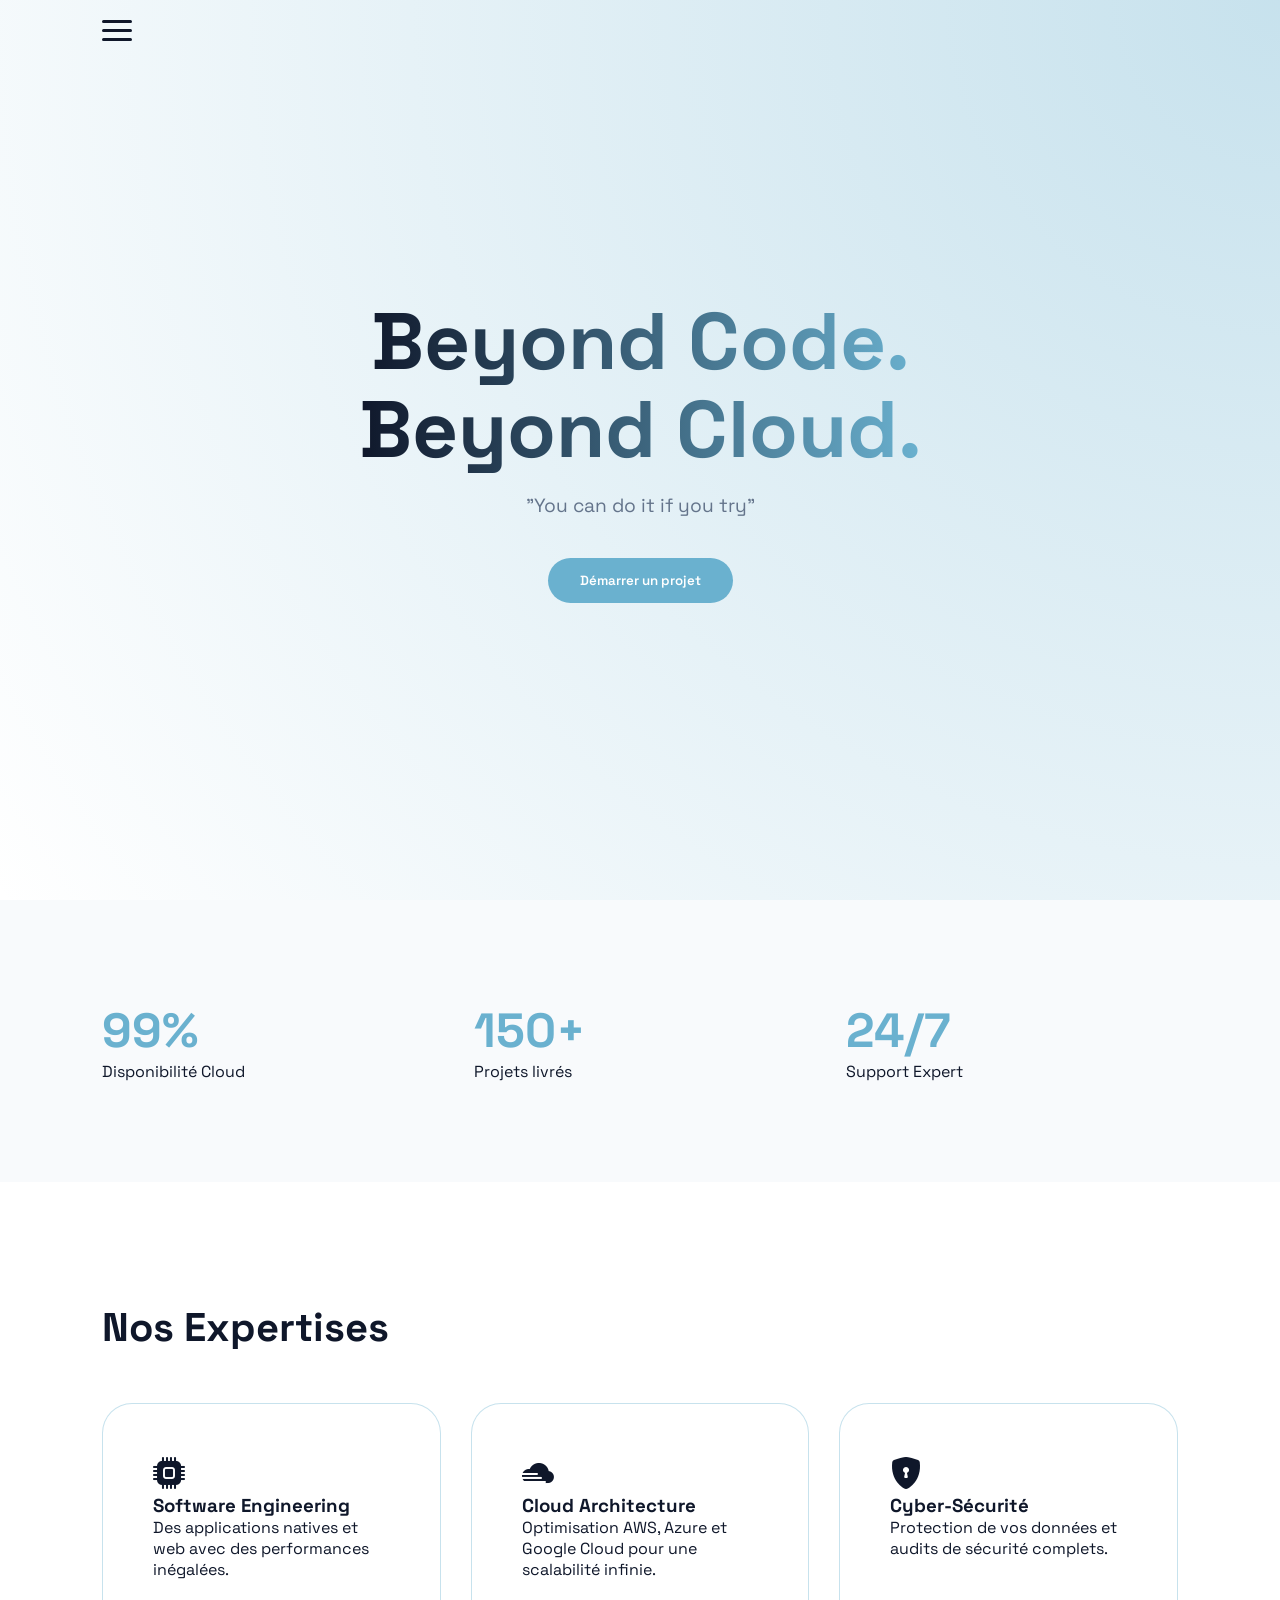
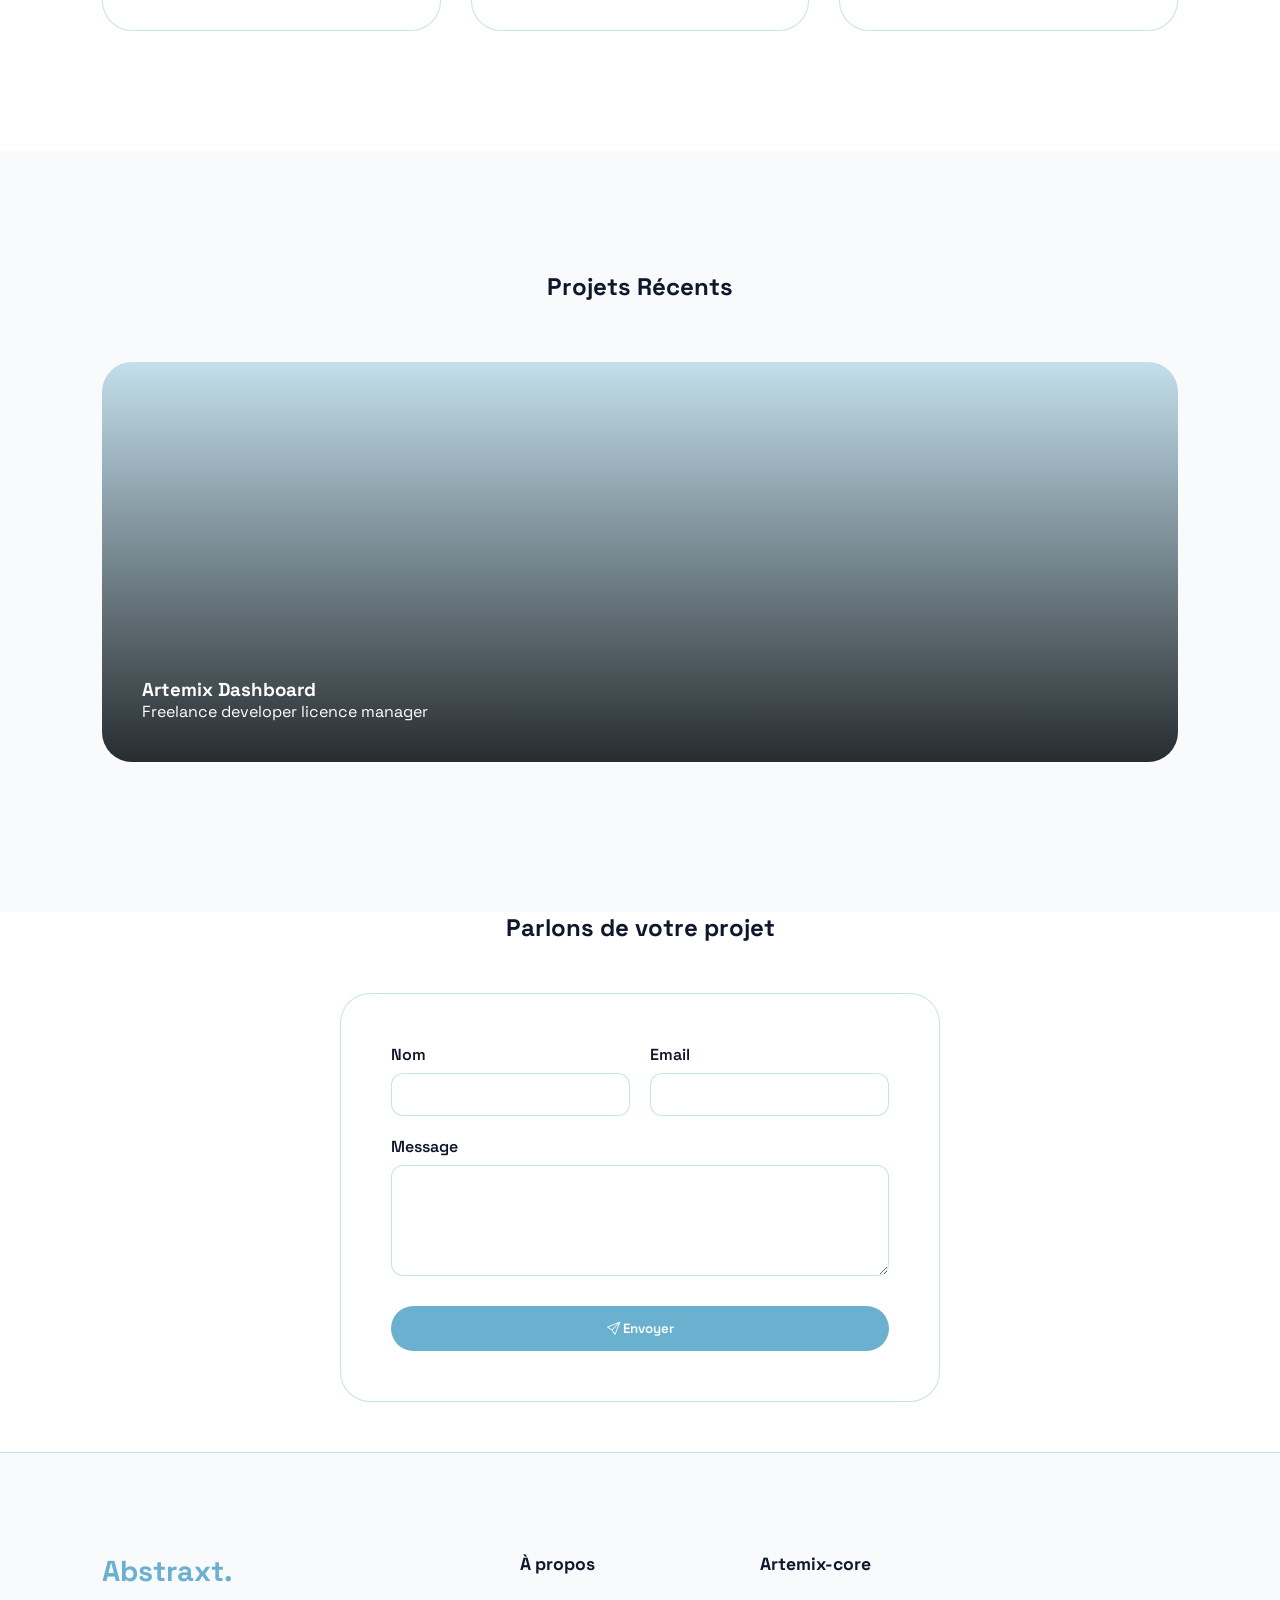
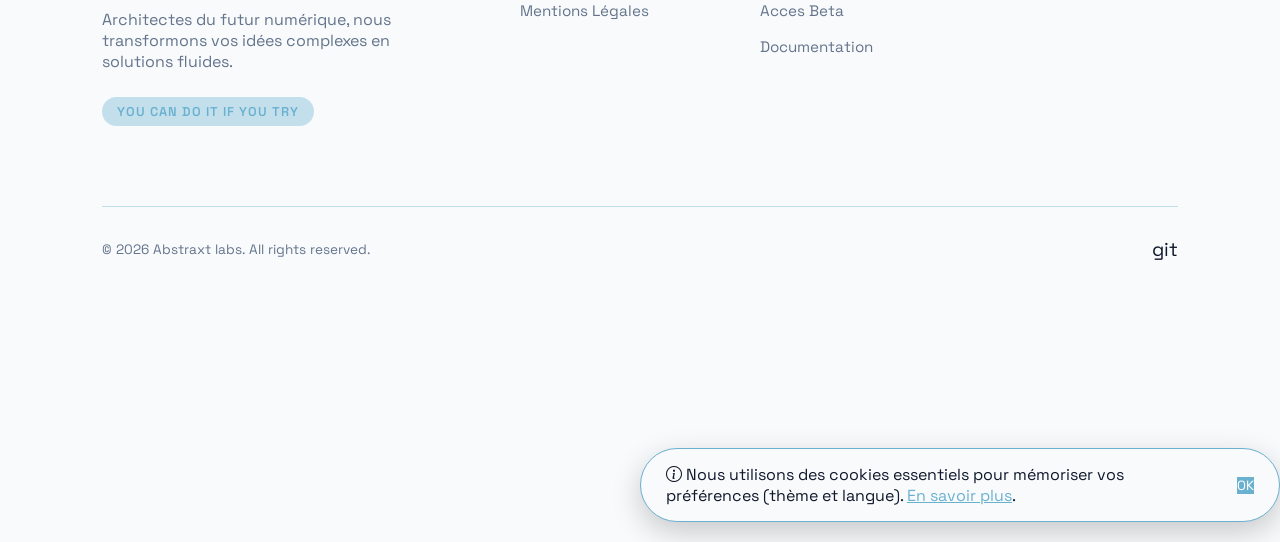
<file: index.html>
<!DOCTYPE html>
<html lang="fr">
<head>
    <meta charset="UTF-8">
    <meta name="viewport" content="width=device-width, initial-scale=1.0">
    <meta name="description" content="Abstraxt : Solutions sur mesure en développement logiciel, architecture Cloud et consulting informatique. Innovez avec expertise. 'You can do it if you try'.">
    <meta name="keywords" content="développement logiciel, cloud computing, consulting informatique, Abstraxt, SaaS, cybersécurité">
    <meta name="author" content="Abstraxt">
    <meta name="robots" content="index, follow">
    <meta name="theme-color" content="#6ab1cf">
    <meta property="og:type" content="website">
    <meta property="og:url" content="https://www.artemix-core.fr/"> <meta property="og:title" content="Abstraxt | Au-delà du Code, Au-delà du Cloud">
    <meta property="og:description" content="Découvrez nos services d'ingénierie logicielle et d'infrastructure cloud haute performance.">
    <meta property="og:image" content="https://www.artemix-core.fr/assets/banner.jpg">
    <meta property="twitter:card" content="summary_large_image">
    <meta property="twitter:url" content="https://www.artemix-core.fr/">
    <meta property="twitter:title" content="Abstraxt | Tech Solutions">
    <meta property="twitter:description" content="Architectes du futur numérique. Solutions Cloud & Logiciel.">
    <meta property="twitter:image" content="https://www.artemix-core.fr/assets/banner.jpg">
    <title>Abstraxt | Creative Tech Solutions</title>
    <link rel="shortcut icon" href="static/assets/abstraxt.png" type="image/x-icon">
    <link rel="stylesheet" href="https://cdn.jsdelivr.net/npm/bootstrap-icons@1.11.3/font/bootstrap-icons.min.css">
    <link href="https://fonts.googleapis.com/css2?family=Space+Grotesk:wght@300;500;700&display=swap" rel="stylesheet">
    <link rel="stylesheet" href="static/css/index.css">
</head>
<body data-theme="light">

<nav> 
    
    <button class="menu-toggle" id="menu-toggle" aria-label="Ouvrir le menu">
        <span></span>
        <span></span>
        <span></span>
    </button>

    <div class="full-menu" id="full-menu">
        <div class="nav-links">
            <a href="/legal.html" data-i18n="nav-mention" onclick="toggleMenu()">Mention légale</a>
            <a href="https://dev.artemix-core.fr/">Artemix-core beta</a>
            
            <div class="menu-switches">
                <div class="theme-switch-wrapper">
                    <label class="theme-switch" for="checkbox">
                        <input type="checkbox" id="checkbox" onclick="toggleTheme()" />
                        <div class="slider">
                            <span class="icon"><i class="bi bi-sun-fill"></i></span>
                            <span class="icon"><i class="bi bi-moon-stars-fill"></i></span>
                        </div>
                    </label>
                </div>
                
                <div class="lang-switch-wrapper">
                    <label class="lang-switch">
                        <input type="checkbox" id="lang-checkbox" onclick="toggleLang()">
                        <div class="lang-slider">
                            <span class="lang-label fr">FR</span>
                            <span class="lang-label en">EN</span>
                            <div class="lang-knob"></div>
                        </div>
                    </label>
                </div>
            </div>
        </div>
    </div>
</nav>

    <section class="hero">
        <h1 class="reveal" data-i18n="hero-title">Beyond Code.<br>Beyond Cloud.</h1>
        <p class="reveal" style="transition-delay: 0.2s;">"You can do it if you try"</p>
        <div class="cta-group reveal" style="transition-delay: 0.4s;">
            <button class="btn btn-primary start-btn" data-i18n="btn-start">Démarrer un projet</button>
        </div>
        <script>
            const btn = document.querySelector('.start-btn');
            btn.addEventListener('click', () => {
                window.location.href = "https://dev.artemix-core.fr/";
            });
        </script>
    </section>

    <section class="stats">
        <div class="stat-item reveal">
            <h2>99%</h2>
            <p data-i18n="stat-1">Disponibilité Cloud</p>
        </div>
        <div class="stat-item reveal" style="transition-delay: 0.2s;">
            <h2>150+</h2>
            <p data-i18n="stat-2">Projets livrés</p>
        </div>
        <div class="stat-item reveal" style="transition-delay: 0.4s;">
            <h2>24/7</h2>
            <p data-i18n="stat-3">Support Expert</p>
        </div>
    </section>

    <section id="services" class="section-padding">
        <h2 class="reveal" style="font-size: 2.5rem; margin-bottom: 50px;" data-i18n="serv-head">Nos Expertises</h2>
        <div class="grid-3">
            <div class="feature-card reveal">
                <span style="font-size: 2rem;"><i class="bi bi-cpu-fill"></i></span>
                <h3 data-i18n="s1-t">Software Engineering</h3>
                <p data-i18n="s1-d">Des applications natives et web avec des performances inégalées.</p>
            </div>
            <div class="feature-card reveal" style="transition-delay: 0.2s;">
                <span style="font-size: 2rem;"><i class="bi bi-cloud-fog2-fill"></i></span>
                <h3 data-i18n="s2-t">Cloud Architecture</h3>
                <p data-i18n="s2-d">Optimisation AWS, Azure et Google Cloud pour une scalabilité infinie.</p>
            </div>
            <div class="feature-card reveal" style="transition-delay: 0.4s;">
                <span style="font-size: 2rem;"><i class="bi bi-shield-lock-fill"></i></span>
                <h3 data-i18n="s3-t">Cyber-Sécurité</h3>
                <p data-i18n="s3-d">Protection de vos données et audits de sécurité complets.</p>
            </div>
        </div>
    </section>

    <section id="work" class="section-padding" style="background: var(--card-bg);">
        <h2 class="reveal" style="text-align: center; margin-bottom: 60px;" data-i18n="work-head">Projets Récents</h2>
        <div class="portfolio-item reveal">
            <div style="padding: 40px; position: absolute; bottom: 0; color: white; z-index: 2;">
                <h3>Artemix Dashboard</h3>
                <p>Freelance developer licence manager</p>
            </div>
            <div style="position: absolute; inset:0; background: linear-gradient(transparent, rgba(0,0,0,0.8));"></div>
        </div>
    </section>
        <div class="container">
        <h2 class="reveal" style="text-align: center; margin-bottom: 50px;" data-i18n="contact-title">Parlons de votre projet</h2>
    <section>
        <div class="feature-card reveal" style="max-width: 600px; margin: 0 auto;">
            <form action="https://formspree.io/f/mbdaqebo" method="POST" id="contact-form">
                <div style="display: grid; grid-template-columns: 1fr 1fr; gap: 20px; margin-bottom: 20px;">
                    <div class="input-group">
                        <label style="display: block; margin-bottom: 8px; font-weight: 600;" data-i18n="form-name">Nom</label>
                        <input type="text" name="name" required style="width: 100%; padding: 12px; border-radius: 12px; border: 1px solid var(--accent-soft); background: var(--bg); color: var(--text-main);">
                    </div>
                    <div class="input-group">
                        <label style="display: block; margin-bottom: 8px; font-weight: 600;">Email</label>
                        <input type="email" name="_replyto" required style="width: 100%; padding: 12px; border-radius: 12px; border: 1px solid var(--accent-soft); background: var(--bg); color: var(--text-main);">
                    </div>
                </div>
                
                <div style="margin-bottom: 25px;">
                    <label style="display: block; margin-bottom: 8px; font-weight: 600;" data-i18n="form-msg">Message</label>
                    <textarea name="message" rows="5" required style="width: 100%; padding: 12px; border-radius: 12px; border: 1px solid var(--accent-soft); background: var(--bg); color: var(--text-main); resize: vertical;"></textarea>
                </div>

                <button type="submit" class="btn btn-primary" style="width: 100%;">
                    <i class="bi bi-send"></i> <span data-i18n="form-btn">Envoyer</span>
                </button>
            </form>
            <div id="form-status" style="margin-top: 15px; text-align: center; display: none;"></div>
        </div>
    </div>
    </section>
    <footer class="reveal">
    <div class="footer-container">
        <div class="footer-brand">
            <span class="logo">Abstraxt.</span>
            <p data-i18n="footer-desc">Architectes du futur numérique, nous transformons vos idées complexes en solutions fluides.</p>
            <span class="slogan-badge">YOU CAN DO IT IF YOU TRY</span>
        </div>

        <div class="footer-col">
            <h4 data-i18n="f-col1-title">À propos</h4>
            <ul>
                <!--li><a href="#" data-i18n="f-l1">CGU</a></li-->
                <li><a href="/legal.html" data-i18n="f-l2">Mentions Légales</a></li>
                <!--li><a href="#" data-i18n="f-l4">Infrastructure</a></li-->
            </ul>
        </div>

        <!--div class="footer-col">
            <h4 data-i18n="f-col2-title">Entreprise</h4>
            <ul>
                <li><a href="#" data-i18n="f-l5">À propos</a></li>
                <li><a href="#" data-i18n="f-l6">Études de cas</a></li>
                <li><a href="#" data-i18n="f-l7">Carrières</a></li>
                <li><a href="#" data-i18n="f-l8">Contact</a></li>
            </ul>
        </div-->

        <div class="footer-col">
            <h4 data-i18n="f-col3-title">Artemix-core</h4>
            <ul>
                <li><a href="https://dev.artemix-core.fr/" data-i18n="f-l9">Acces Beta</a></li>
                <li><a href="https://dev.artemix-core.fr/wiki" data-i18n="f-l10">Documentation</a></li>
                <!--li><a href="#" data-i18n="f-l10">Blog Tech</a></li-->
                <!--li><a href="#" data-i18n="f-l12">Sécurité</a></li-->
            </ul>
        </div>
    </div>

    <div class="footer-bottom">
        <p>&copy; 2026 Abstraxt labs. All rights reserved.</p>
        <div class="social-links">
            <!--a href="#">𝕏</a-->
            <!--a href="#">in</a-->
            <a href="https://github.com/abstraxtlab">git</a>
        </div>
    </div>
    <section id="contact" class="section-padding">
    <div id="cookie-banner" class="cookie-banner reveal">
    <p>
        <i class="bi bi-info-circle"></i> 
        <span data-i18n="cookie-text">Nous utilisons des cookies essentiels pour mémoriser vos préférences (thème et langue).</span>
        <a href="#cgu" style="color: var(--accent);">En savoir plus</a>.
    </p>
    <button onclick="acceptCookies()" class="btn-tool" style="background: var(--accent); color: white; border: none;">OK</button>
    </div>
</section>
    <script src="back.js" type="module"></script>
</body>
</html>
</file>
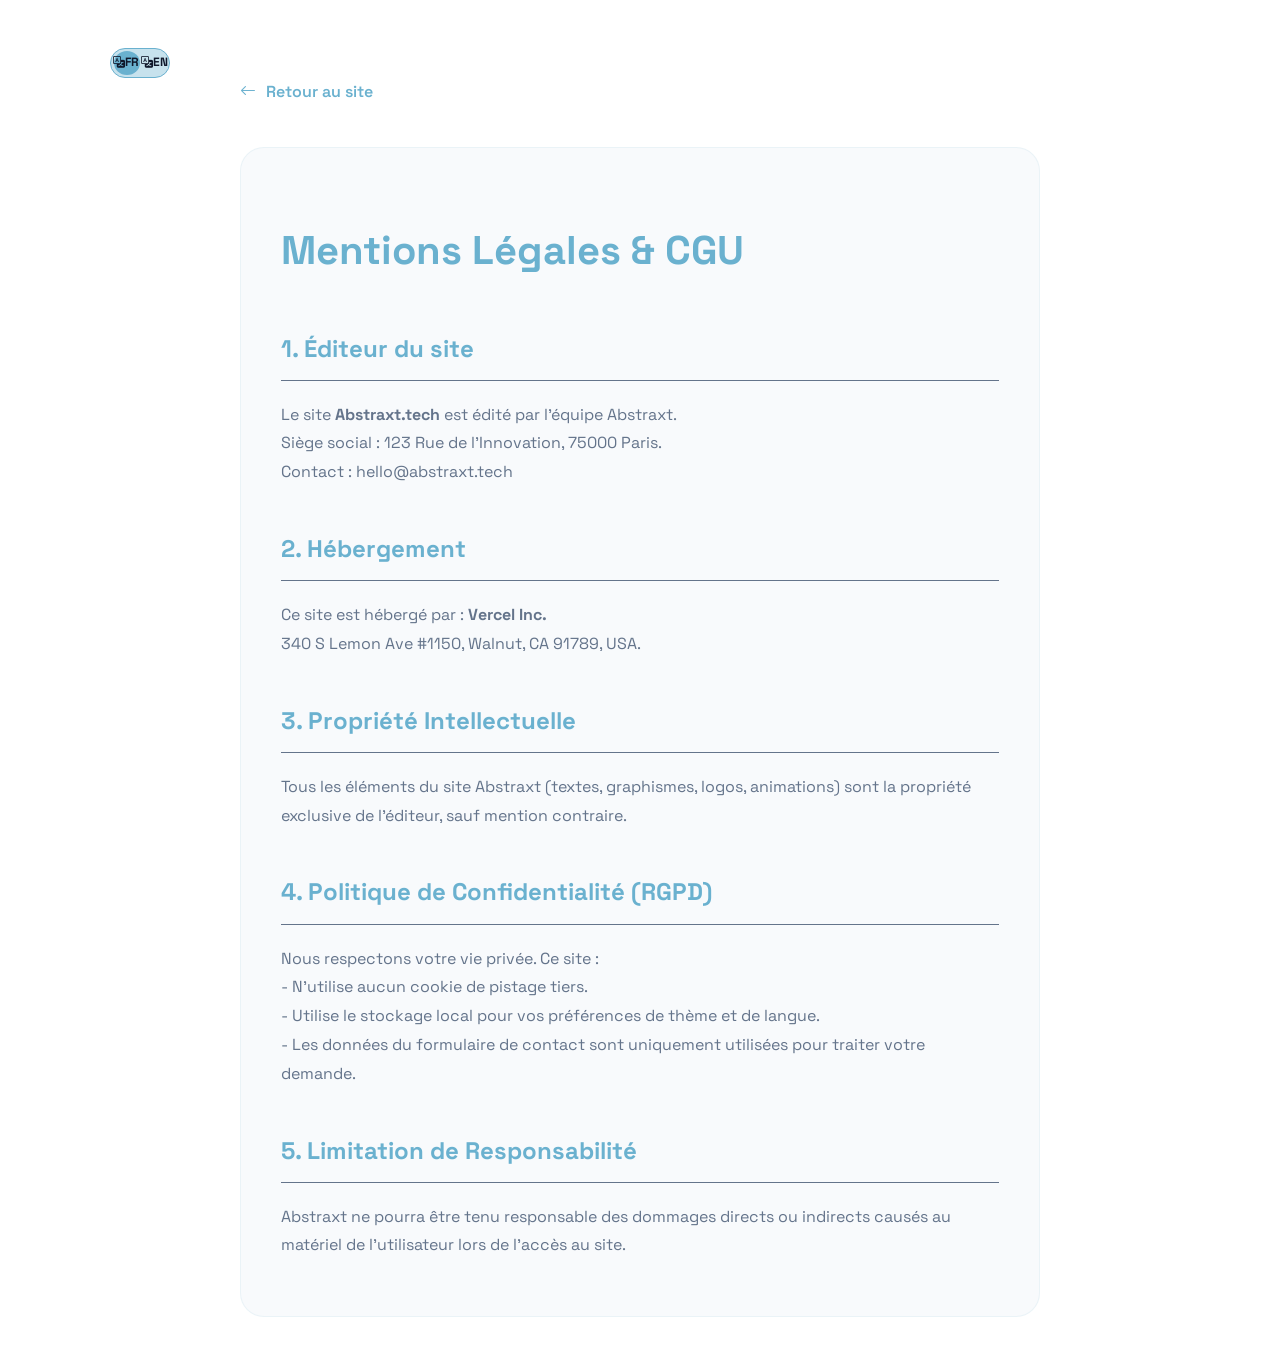
<file: legal.html>
<!DOCTYPE html>
<html lang="fr">
<head>
    <meta charset="UTF-8">
    <meta name="viewport" content="width=device-width, initial-scale=1.0">
    <title>Mentions Légales & CGU | Abstraxt</title>
    <link rel="shortcut icon" href="static/assets/abstraxt.png" type="image/x-icon">
    <link href="https://fonts.googleapis.com/css2?family=Space+Grotesk:wght@300;500;700&display=swap" rel="stylesheet">
    <link rel="stylesheet" href="https://cdn.jsdelivr.net/npm/bootstrap-icons@1.11.3/font/bootstrap-icons.min.css">
    <link rel="stylesheet" href="static/css/legal.css">
</head>
<body data-theme="light">
        <div class="lang-switch-wrapper">
            <label class="lang-switch">
            <input type="checkbox" id="lang-checkbox" onclick="toggleLang()">
                <div class="lang-slider">
                    <span class="lang-label fr"><i class="bi bi-translate"></i>FR</span>
                    <span class="lang-label en"><i class="bi bi-translate"></i>EN</span>
                    <div class="lang-knob"></div>
                </div>
            </label>
        </div>
    <div class="container-legal">
        <a href="index.html" class="btn-primary back-link">
            <i class="bi bi-arrow-left"></i> Retour au site
        </a>

        <div class="legal-card">
            <h1 id="title" data-i18n="legal-title">Mentions Légales & CGU</h1>
            
            <section>
                <h2 data-i18n="legal-1-title">1. Éditeur du site</h2>
                <p data-i18n="legal-1-content">Le site <strong>Abstraxt.tech</strong> est édité par l'équipe Abstraxt.<br>
                Siège social : 123 Rue de l'Innovation, 75000 Paris.<br>
                Contact : hello@abstraxt.tech</p>
            </section>

            <section>
                <h2 data-i18n="legal-2-title">2. Hébergement</h2>
                <p data-i18n="legal-2-content">Ce site est hébergé par : <strong>Vercel Inc.</strong><br>
                340 S Lemon Ave #1150, Walnut, CA 91789, USA.</p>
            </section>

            <section>
                <h2 data-i18n="legal-3-title">3. Propriété Intellectuelle</h2>
                <p data-i18n="legal-3-content">Tous les éléments du site Abstraxt (textes, graphismes, logos, animations) sont la propriété exclusive de l'éditeur, sauf mention contraire.</p>
            </section>

            <section>
                <h2 data-i18n="legal-4-title">4. Politique de Confidentialité (RGPD)</h2>
                <p data-i18n="legal-4-content">Nous respectons votre vie privée. Ce site :<br>
                - N'utilise aucun cookie de pistage tiers.<br>
                - Utilise le stockage local pour vos préférences de thème et de langue.<br>
                - Les données du formulaire de contact sont uniquement utilisées pour traiter votre demande.</p>
            </section>

            <section>
                <h2 data-i18n="legal-5-title">5. Limitation de Responsabilité</h2>
                <p data-i18n="legal-5-content">Abstraxt ne pourra être tenu responsable des dommages directs ou indirects causés au matériel de l'utilisateur lors de l'accès au site.</p>
            </section>
        </div>
    </div>

    <script src="back.js" type="module"></script>
</body>
</html>
</file>
<file: static/css/index.css>
:root {
            --accent: #6ab1cf;
            --accent-soft: rgba(106, 177, 207, 0.376); /*0.15 de a*/
            --bg: #ffffff;
            --card-bg: #f8fafc;
            --text-main: #0f172a;
            --text-sub: #64748b;
            --nav-bg: rgba(255, 255, 255, 0.85);
            --glass: rgba(255, 255, 255, 0.7);
        }

        [data-theme="dark"] {
            --bg: #020617;
            --card-bg: #0f172a;
            --text-main: #f1f5f9;
            --text-sub: #94a3b8;
            --nav-bg: rgba(2, 6, 23, 0.85);
            --glass: rgba(30, 41, 59, 0.7);
        }

        * {
            box-sizing: border-box;
            margin: 0;
            padding: 0;
            font-family: 'Space Grotesk', sans-serif;
        }

        body {
            background-color: var(--bg);
            color: var(--text-main);
            overflow-x: hidden;
            transition: background 0.5s ease;
        }

        /* --- Animations Affinity Style --- */
        .reveal {
            opacity: 0;
            transform: translateY(30px);
            transition: all 0.8s cubic-bezier(0.2, 1, 0.3, 1);
        }

        .reveal.active {
            opacity: 1;
            transform: translateY(0);
        }

        /* --- Navigation --- */
        nav {
            position: fixed;
            top: 0; width: 100%;
            display: flex; justify-content: space-between; align-items: center;
            padding: 20px 8%;
            z-index: 1000;
        }

        .logo { font-size: 1.8rem; font-weight: 700; color: var(--accent); }
        .nav-links { display: flex; gap: 30px; align-items: center; }
        .nav-links a { text-decoration: none; color: var(--text-main); font-weight: 500; font-size: 0.9rem; }

        /* --- Toggle Switch Premium --- */
    .theme-switch-wrapper {
    display: flex;
    align-items: center;
}

.theme-switch {
    display: inline-block;
    height: 34px;
    position: relative;
    width: 70px;
}

.theme-switch input {
    display: none;
}

.slider {
    background: linear-gradient(135deg, #ffcf5f, #f9a825); /* Dégradé Soleil */
    bottom: 0;
    cursor: pointer;
    left: 0;
    position: absolute;
    right: 0;
    top: 0;
    transition: .4s cubic-bezier(0.4, 0, 0.2, 1);
    border-radius: 34px;
    display: flex;
    align-items: center;
    justify-content: space-between;
    padding: 0 8px;
    font-size: 1.2rem;
}

.slider:before {
    background-color: #fff;
    bottom: 4px;
    content: "";
    height: 26px;
    left: 4px;
    position: absolute;
    transition: .4s cubic-bezier(0.4, 0, 0.2, 1);
    width: 26px;
    border-radius: 50%;
    z-index: 2;
    box-shadow: 0 2px 5px rgba(0,0,0,0.2);
}
.lang-switch-wrapper {
    display: flex;
    align-items: center;
}

.lang-switch {
    position: relative;
    display: inline-block;
    width: 60px;
    height: 30px;
    cursor: pointer;
}

.lang-switch input { display: none; }

.lang-slider {
    position: absolute;
    top: 0; left: 0; right: 0; bottom: 0;
    background-color: var(--accent-soft);
    border: 1px solid var(--accent);
    border-radius: 30px;
    display: flex;
    justify-content: space-around;
    align-items: center;
    transition: 0.4s;
}

.lang-label {
    font-size: 0.75rem;
    font-weight: 700;
    color: var(--text-main);
    z-index: 1;
}

.lang-knob {
    position: absolute;
    height: 24px;
    width: 26px;
    left: 3px;
    background-color: var(--accent);
    border-radius: 50%;
    transition: 0.4s cubic-bezier(0.4, 0, 0.2, 1);
}

/* Animation du glissement */
#lang-checkbox:checked + .lang-slider .lang-knob {
    transform: translateX(28px);
}
        /* État Dark Mode */
        input:checked + .slider {
            background: linear-gradient(135deg, #2b32b2, #1488cc);
        }

        input:checked + .slider:before {
            transform: translateX(36px);
        } 

        .slider .icon {
            z-index: 1;
            pointer-events: none;
        }
        /* --- Hero Section --- */
        .hero {
            height: 100vh;
            display: flex; flex-direction: column; justify-content: center; align-items: center;
            text-align: center;
            background: radial-gradient(circle at top right, var(--accent-soft), transparent);
            padding: 0 20px;
        }

        .hero h1 {
            font-size: clamp(2.5rem, 8vw, 5rem); 
            line-height: 1.1; 
            margin-bottom: 20px;
            background: linear-gradient(90deg, var(--text-main), var(--accent));
            background-clip: text;
            -webkit-background-clip: text;
            -webkit-text-fill-color: transparent;
        }

        .hero p { font-size: 1.2rem; color: var(--text-sub); max-width: 600px; margin-bottom: 40px; }

        .cta-group { display: flex; gap: 15px; }
        .btn {
            padding: 14px 32px; border-radius: 50px; border: none;
            font-weight: 600; cursor: pointer; transition: 0.3s;
        }
        .btn-primary { background: var(--accent); color: white; }
        .btn-primary:hover { transform: scale(1.05); box-shadow: 0 10px 20px var(--accent-soft); }

        /* --- Stats Section --- */
        .stats {
            display: grid; grid-template-columns: repeat(auto-fit, minmax(200px, 1fr));
            gap: 40px; padding: 100px 8%; background: var(--card-bg);
        }
        .stat-item h2 { font-size: 3rem; color: var(--accent); }

        /* --- Services Grid --- */
        .section-padding { padding: 120px 8%; }
        .grid-3 { display: grid; grid-template-columns: repeat(auto-fit, minmax(300px, 1fr)); gap: 30px; }

        .feature-card {
            background: var(--glass);
            padding: 50px; border-radius: 30px;
            border: 1px solid var(--accent-soft);
            transition: 0.4s;
        }
        .feature-card:hover { border-color: var(--accent); background: var(--bg); }

        /* --- Portfolio Section --- */
        .portfolio-item {
            width: 100%; height: 400px; border-radius: 30px;
            background: var(--accent-soft); overflow: hidden;
            position: relative; margin-bottom: 30px;
        }
        .portfolio-img { width: 100%; height: 100%; object-fit: cover; opacity: 0.6; }

        /* --- Footer --- */
    footer {
        background: var(--card-bg); 
        color: var(--text-main);
        padding: 100px 8% 40px;
        border-top: 1px solid var(--accent-soft);
        margin-top: 50px;
    }

    .footer-container {
        max-width: 1200px;
        margin: 0 auto;
        display: grid;
        grid-template-columns: 2fr 1fr 1fr 1fr; 
        gap: 60px;
    }

    .footer-brand .logo {
        margin-bottom: 20px;
        display: block;
    }

    .footer-brand p {
        color: var(--text-sub);
        font-size: 1rem;
        max-width: 300px;
        margin-bottom: 25px;
    }

    .slogan-badge {
        display: inline-block;
        padding: 6px 15px;
        background: var(--accent-soft);
        color: var(--accent);
        border-radius: 20px;
        font-size: 0.8rem;
        font-weight: 600;
        letter-spacing: 1px;
    }

    .footer-col h4 {
        font-size: 1.1rem;
        font-weight: 700;
        margin-bottom: 25px;
        position: relative;
    }

    .footer-col ul {
        list-style: none;
        padding: 0;
    }

    .footer-col ul li {
        margin-bottom: 15px;
    }

    .footer-col ul li a {
        text-decoration: none;
        color: var(--text-sub);
        font-size: 0.95rem;
        transition: var(--transition);
        display: inline-block;
    }

    .footer-col ul li a:hover {
        color: var(--accent);
        transform: translateX(5px); 
    }

    .footer-bottom {
        margin-top: 80px;
        padding-top: 30px;
        border-top: 1px solid var(--accent-soft);
        display: flex;
        justify-content: space-between;
        align-items: center;
        flex-wrap: wrap;
        gap: 20px;
    }

    .footer-bottom p {
        color: var(--text-sub);
        font-size: 0.85rem;
    }

    .social-links {
        display: flex;
        gap: 20px;
    }

    .social-links a {
        color: var(--text-main);
        text-decoration: none;
        font-size: 1.2rem;
        transition: var(--transition);
    }

    .social-links a:hover {
        color: var(--accent);
    }

    /* Responsive */
    @media (max-width: 992px) {
        .footer-container {
            grid-template-columns: 1fr 1fr;
        }
    }

    @media (max-width: 600px) {
        .footer-container {
            grid-template-columns: 1fr;
            gap: 40px;
        }
        .footer-bottom {
            flex-direction: column;
            text-align: center;
        }
    }
    .cookie-banner {
    position: fixed;
    bottom: 20px;
    left: 50%;
    transform: translateX(-50%) translateY(100px);
    background: var(--card-bg);
    border: 1px solid var(--accent);
    padding: 15px 25px;
    border-radius: 50px;
    display: flex;
    align-items: center;
    gap: 20px;
    z-index: 9999;
    box-shadow: 0 10px 30px rgba(0,0,0,0.2);
    transition: 0.5s cubic-bezier(0.2, 1, 0.3, 1);
}
.cookie-banner.show { transform: translateX(-50%) translateY(0); }
/* --- Bouton Hamburger --- */
.menu-toggle {
    display: flex;
    flex-direction: column;
    justify-content: space-between;
    width: 30px;
    height: 21px;
    background: none;
    border: none;
    cursor: pointer;
    z-index: 2000;
}

.menu-toggle span {
    width: 100%;
    height: 3px;
    background-color: var(--text-main);
    border-radius: 10px;
    transition: 0.4s cubic-bezier(0.4, 0, 0.2, 1);
}

/* Animation vers la croix (X) quand actif */
.menu-toggle.active span:nth-child(1) {
    transform: translateY(9px) rotate(45deg);
}
.menu-toggle.active span:nth-child(2) {
    opacity: 0;
}
.menu-toggle.active span:nth-child(3) {
    transform: translateY(-9px) rotate(-45deg);
}

/* --- Menu Full Screen --- */
.full-menu {
    position: fixed;
    top: 0; right: 0;
    width: 100%; height: 100vh;
    background: var(--nav-bg);
    backdrop-filter: blur(20px);
    display: flex;
    justify-content: center;
    align-items: center;
    transform: translateX(100%);
    transition: 0.6s cubic-bezier(0.4, 0, 0.2, 1);
    z-index: 1500;
}

.full-menu.active {
    transform: translateX(0);
}

.full-menu .nav-links {
    flex-direction: column;
    gap: 40px;
    text-align: center;
}

.full-menu .nav-links a {
    font-size: 2rem;
    font-weight: 700;
    transition: 0.3s;
}

.menu-switches {
    display: flex;
    gap: 20px;
    margin-top: 30px;
    justify-content: center;
}
</file>
<file: static/css/legal.css>
:root {
            --accent: #6ab1cf;
            --accent-soft: rgba(106, 177, 207, 0.376);
            --bg: #ffffff;
            --text-main: #0f172a;
            --text-sub: #64748b;
            --card-bg: #f8fafc;
        }
        [data-theme="dark"] {
            --bg: #020617;
            --text-main: #f1f5f9;
            --text-sub: #94a3b8;
            --card-bg: #0f172a;
        }
        body {
            background: var(--bg);
            color: var(--text-main);
            font-family: 'Space Grotesk', sans-serif;
            line-height: 1.8;
            padding: 40px 8%;
        }
        .lang-switch-wrapper {display: flex;align-items: center;}
        .lang-switch {position: relative;display: inline-block;width: 60px;height: 30px;cursor: pointer;}
        .lang-switch input { display: none; }
        .lang-slider {position: absolute;top: 0; left: 0; right: 0; bottom: 0;background-color: var(--accent-soft);border: 1px solid var(--accent);border-radius: 30px;display: flex;justify-content: space-around;align-items: center;transition: 0.4s;}
        .lang-label {font-size: 0.75rem;font-weight: 700;color: var(--text-main);z-index: 1;}
        .lang-knob {position: absolute;height: 24px;width: 26px;left: 3px;background-color: var(--accent);border-radius: 50%;transition: 0.4s cubic-bezier(0.4, 0, 0.2, 1);}
        #lang-checkbox:checked + .lang-slider .lang-knob {transform: translateX(28px);}
        .btn-primary:hover { transform: scale(1.05); }
        .container-legal { max-width: 800px; margin: 0 auto; }
        .back-link { 
            text-decoration: none; color: var(--accent); 
            display: inline-flex; align-items: center; gap: 10px; margin-bottom: 40px;
            font-weight: 600;
        }
        h1 { font-size: 2.5rem; margin-bottom: 30px; color: var(--accent); }
        h2 { font-size: 1.5rem; margin-top: 40px; color: var(--accent); border-bottom: 1px solid var(--text-sub); padding-bottom: 10px; }
        p, li { color: var(--text-sub); }
        .legal-card { background: var(--card-bg); padding: 40px; border-radius: 24px; border: 1px solid rgba(106, 177, 207, 0.1); }
</file>
